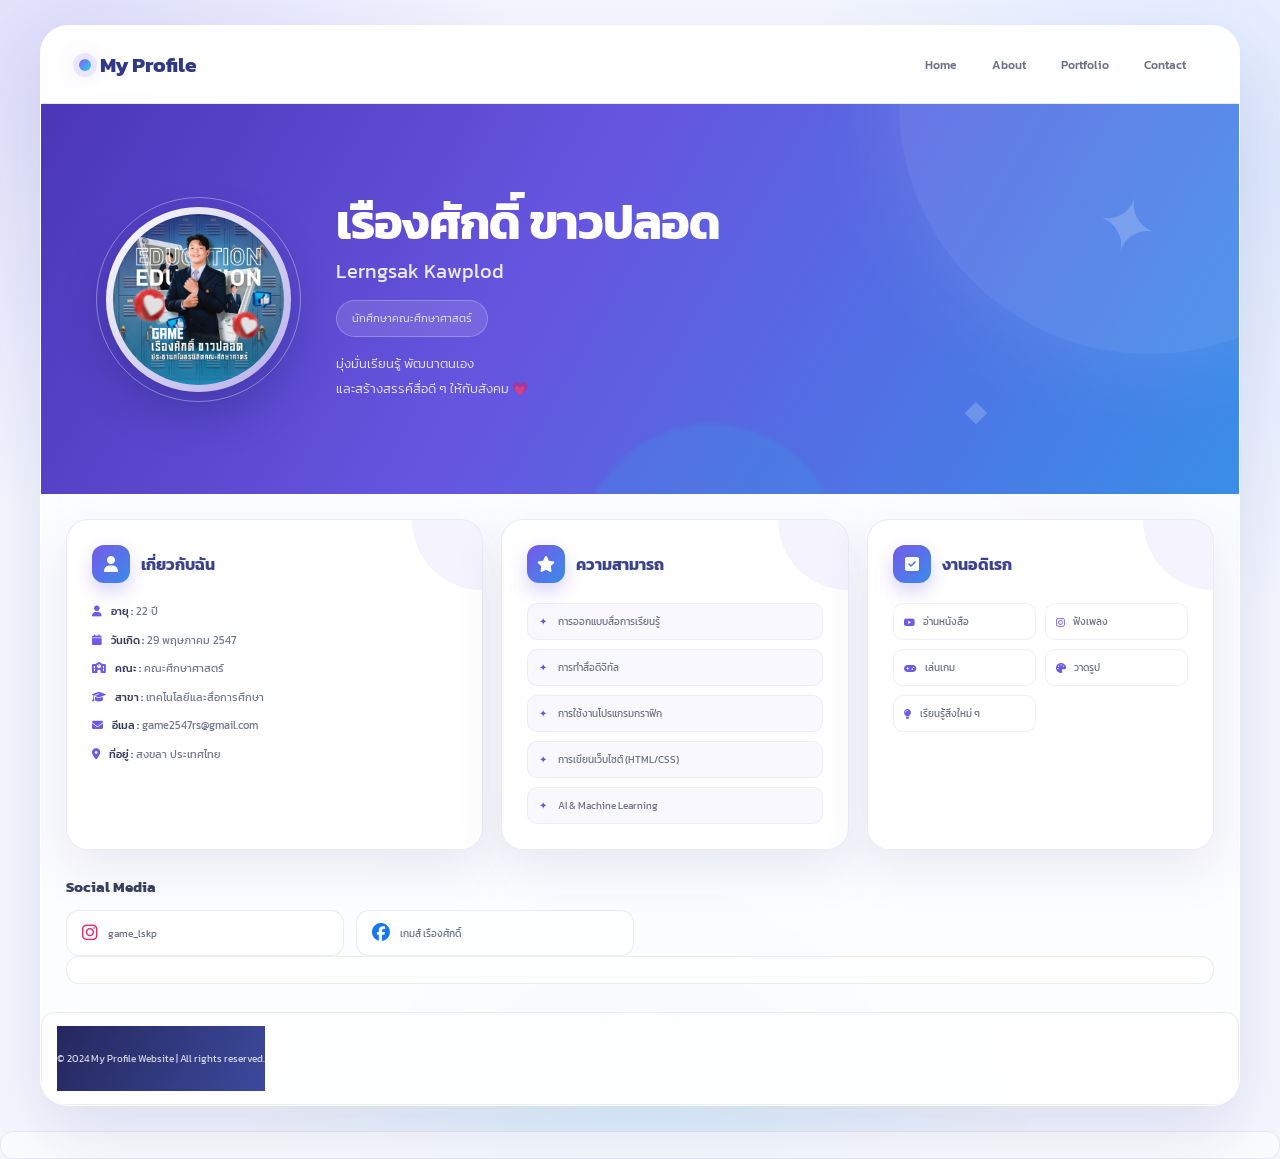
<file: Index.html>
<!DOCTYPE html>
<html lang="th">
<head>
    <meta charset="UTF-8">
    <meta name="viewport" content="width=device-width, initial-scale=1.0">
    <title>My Profile - Naphatsara Jaidee</title>

    <!-- Google Font -->
    <link rel="preconnect" href="https://fonts.googleapis.com">
    <link rel="preconnect" href="https://fonts.gstatic.com" crossorigin>
    <link href="https://fonts.googleapis.com/css2?family=Kanit:wght@300;400;500;600;700&display=swap" rel="stylesheet">

    <!-- Font Awesome -->
    <link rel="stylesheet"
          href="https://cdnjs.cloudflare.com/ajax/libs/font-awesome/6.5.2/css/all.min.css">

    <link rel="stylesheet" href="style.css">
</head>

<body>

    <div class="website">

        <!-- ================= HEADER ================= -->
        <header class="header">

            <div class="logo">
                My Profile
            </div>

<nav class="navbar">
    <a href="Index.html">Home</a>
    <a href="about.html">About</a>
    <a href="portfolio.html">Portfolio</a>
    <a href="contact.html">Contact</a>
</nav>

        </header>


        <!-- ================= PROFILE ================= -->
        <section class="profile" id="home">

            <div class="profile-image">
                <!-- เปลี่ยนชื่อไฟล์รูปตรงนี้ -->
                <img src="profile.jpg" alt="Profile">
            </div>

            <div class="profile-info">

                <h1>เรืองศักดิ์ ขาวปลอด</h1>

                <h2>Lerngsak Kawplod</h2>

                <p class="student">
                    นักศึกษาคณะศึกษาศาสตร์
                </p>

                <p>
                    มุ่งมั่นเรียนรู้ พัฒนาตนเอง<br>
                    และสร้างสรรค์สื่อดี ๆ ให้กับสังคม 💗
                </p>

            </div>

            <div class="decor decor-1">✦</div>
            <div class="decor decor-2">◆</div>

        </section>


        <!-- ================= INFORMATION CARDS ================= -->
        <section class="information" id="about">

            <!-- Card 1 -->
            <div class="info-card">

                <h3>
                    <i class="fa-solid fa-user"></i>
                    เกี่ยวกับฉัน
                </h3>

                <div class="info-list">

                    <div>
                        <i class="fa-solid fa-user"></i>
                        <span><b>อายุ :</b> 22 ปี</span>
                    </div>

                    <div>
                        <i class="fa-solid fa-calendar"></i>
                        <span><b>วันเกิด :</b> 29 พฤษภาคม 2547</span>
                    </div>

                    <div>
                        <i class="fa-solid fa-school"></i>
                        <span><b>คณะ :</b> คณะศึกษาศาสตร์</span>
                    </div>

                    <div>
                        <i class="fa-solid fa-graduation-cap"></i>
                        <span><b>สาขา :</b> เทคโนโลยีและสื่อการศึกษา</span>
                    </div>

                    <div>
                        <i class="fa-solid fa-envelope"></i>
                        <span><b>อีเมล :</b> game2547rs@gmail.com</span>
                    </div>

                    <div>
                        <i class="fa-solid fa-location-dot"></i>
                        <span><b>ที่อยู่ :</b> สงขลา ประเทศไทย</span>
                    </div>

                </div>

            </div>


            <!-- Card 2 -->
            <div class="info-card">

                <h3 class="yellow">
                    <i class="fa-solid fa-star"></i>
                    ความสามารถ
                </h3>

                <ul class="skill-list">

                    <li>
                        <span>การออกแบบสื่อการเรียนรู้</span>
                    </li>

                    <li>
                        <span>การทำสื่อดิจิทัล</span>
                    </li>

                    <li>
                        <span>การใช้งานโปรแกรมกราฟิก</span>
                    </li>

                    <li>
                        <span>การเขียนเว็บไซต์ (HTML/CSS)</span>
                    </li>

                    <li>
                        <span>AI & Machine Learning</span>
                    </li>

                </ul>

            </div>


            <!-- Card 3 -->
            <div class="info-card" id="hobbies">

                <h3 class="green">
                    <i class="fa-solid fa-square-check"></i>
                    งานอดิเรก
                </h3>

                <ul class="hobby-list">

                    <li>
                        <i class="fa-brands fa-youtube"></i>
                        อ่านหนังสือ
                    </li>

                    <li>
                        <i class="fa-brands fa-instagram"></i>
                        ฟังเพลง
                    </li>

                    <li>
                        <i class="fa-solid fa-gamepad"></i>
                        เล่นเกม
                    </li>

                    <li>
                        <i class="fa-solid fa-palette"></i>
                        วาดรูป
                    </li>

                    <li>
                        <i class="fa-solid fa-lightbulb"></i>
                        เรียนรู้สิ่งใหม่ ๆ
                    </li>

                </ul>

            </div>

        </section>


        <!-- ================= SOCIAL MEDIA ================= -->
        <section class="social" id="contact">

            <h3>Social Media</h3>

            <div class="social-list">

                <a href="#" class="social-item instagram">
                    <i class="fa-brands fa-instagram"></i>
                    <span>game_lskp</span>
                </a>

                <a href="#" class="social-item facebook">
                    <i class="fa-brands fa-facebook"></i>
                    <span>เกมส์ เรืองศักดิ์</span>


            </div>

        </section>


        <!-- ================= FOOTER ================= -->
        <footer class="footer">
            © 2024 My Profile Website | All rights reserved.
        </footer>

    </div>

</body>
</html>
</file>
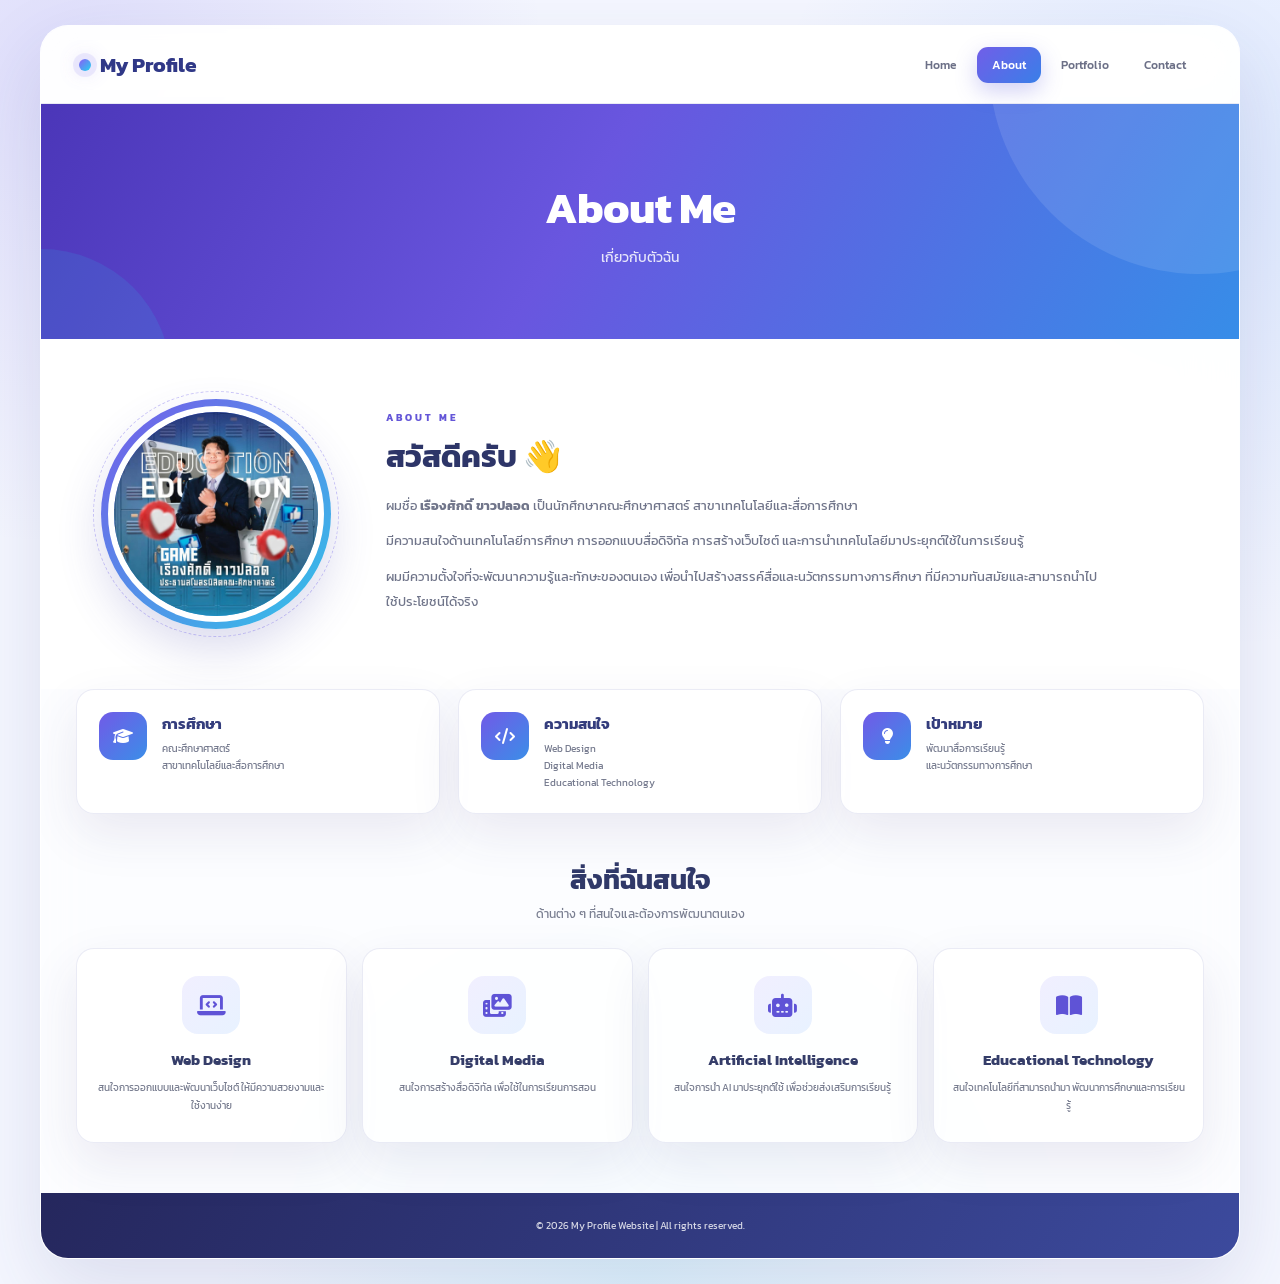
<file: about.html>
<!DOCTYPE html>
<html lang="th">

<head>
    <meta charset="UTF-8">
    <meta name="viewport" content="width=device-width, initial-scale=1.0">

    <title>About Me - เรืองศักดิ์ ขาวปลอด</title>

    <!-- Google Font -->
    <link rel="preconnect" href="https://fonts.googleapis.com">
    <link rel="preconnect" href="https://fonts.gstatic.com" crossorigin>

    <link href="https://fonts.googleapis.com/css2?family=Kanit:wght@300;400;500;600;700&display=swap"
          rel="stylesheet">

    <!-- Font Awesome -->
    <link rel="stylesheet"
          href="https://cdnjs.cloudflare.com/ajax/libs/font-awesome/6.5.2/css/all.min.css">

    <!-- CSS เดิม -->
    <link rel="stylesheet" href="style.css">
</head>

<body>

<div class="website">

    <!-- ================= HEADER ================= -->

    <header class="header">

        <div class="logo">
            My Profile
        </div>

        <nav class="navbar">
            <a href="Index.html">Home</a>
            <a href="about.html" class="active">About</a>
            <a href="portfolio.html">Portfolio</a>
            <a href="contact.html">Contact</a>
        </nav>

    </header>


    <!-- ================= ABOUT BANNER ================= -->

    <section class="about-banner">

        <div>
            <h1>About Me</h1>

            <p>
                เกี่ยวกับตัวฉัน
            </p>
        </div>

    </section>


    <!-- ================= ABOUT PROFILE ================= -->

    <section class="about-profile">

        <!-- รูปโปรไฟล์ -->

        <div class="about-photo">

            <img src="profile.jpg" alt="เรืองศักดิ์ ขาวปลอด">

        </div>


        <!-- ข้อมูล -->

        <div class="about-description">

            <span class="about-label">
                ABOUT ME
            </span>

            <h2>
                สวัสดีครับ 👋
            </h2>

            <p>
                ผมชื่อ <strong>เรืองศักดิ์ ขาวปลอด</strong>
                เป็นนักศึกษาคณะศึกษาศาสตร์
                สาขาเทคโนโลยีและสื่อการศึกษา
            </p>

            <p>
                มีความสนใจด้านเทคโนโลยีการศึกษา
                การออกแบบสื่อดิจิทัล การสร้างเว็บไซต์
                และการนำเทคโนโลยีมาประยุกต์ใช้ในการเรียนรู้
            </p>

            <p>
                ผมมีความตั้งใจที่จะพัฒนาความรู้และทักษะของตนเอง
                เพื่อนำไปสร้างสรรค์สื่อและนวัตกรรมทางการศึกษา
                ที่มีความทันสมัยและสามารถนำไปใช้ประโยชน์ได้จริง
            </p>

        </div>

    </section>


    <!-- ================= INFORMATION ================= -->

    <section class="about-information">

        <div class="about-box">

            <div class="about-icon">
                <i class="fa-solid fa-graduation-cap"></i>
            </div>

            <div>
                <h3>การศึกษา</h3>

                <p>
                    คณะศึกษาศาสตร์<br>
                    สาขาเทคโนโลยีและสื่อการศึกษา
                </p>
            </div>

        </div>


        <div class="about-box">

            <div class="about-icon">
                <i class="fa-solid fa-code"></i>
            </div>

            <div>
                <h3>ความสนใจ</h3>

                <p>
                    Web Design<br>
                    Digital Media<br>
                    Educational Technology
                </p>
            </div>

        </div>


        <div class="about-box">

            <div class="about-icon">
                <i class="fa-solid fa-lightbulb"></i>
            </div>

            <div>
                <h3>เป้าหมาย</h3>

                <p>
                    พัฒนาสื่อการเรียนรู้<br>
                    และนวัตกรรมทางการศึกษา
                </p>
            </div>

        </div>

    </section>


    <!-- ================= MY INTEREST ================= -->

    <section class="interest-section">

        <h2>
            สิ่งที่ฉันสนใจ
        </h2>

        <p class="section-description">
            ด้านต่าง ๆ ที่สนใจและต้องการพัฒนาตนเอง
        </p>


        <div class="interest-grid">

            <div class="interest-card">

                <i class="fa-solid fa-laptop-code"></i>

                <h3>
                    Web Design
                </h3>

                <p>
                    สนใจการออกแบบและพัฒนาเว็บไซต์
                    ให้มีความสวยงามและใช้งานง่าย
                </p>

            </div>


            <div class="interest-card">

                <i class="fa-solid fa-photo-film"></i>

                <h3>
                    Digital Media
                </h3>

                <p>
                    สนใจการสร้างสื่อดิจิทัล
                    เพื่อใช้ในการเรียนการสอน
                </p>

            </div>


            <div class="interest-card">

                <i class="fa-solid fa-robot"></i>

                <h3>
                    Artificial Intelligence
                </h3>

                <p>
                    สนใจการนำ AI มาประยุกต์ใช้
                    เพื่อช่วยส่งเสริมการเรียนรู้
                </p>

            </div>


            <div class="interest-card">

                <i class="fa-solid fa-book-open"></i>

                <h3>
                    Educational Technology
                </h3>

                <p>
                    สนใจเทคโนโลยีที่สามารถนำมา
                    พัฒนาการศึกษาและการเรียนรู้
                </p>

            </div>

        </div>

    </section>


    <!-- ================= FOOTER ================= -->

    <footer class="footer">

        © 2026 My Profile Website | All rights reserved.

    </footer>

</div>

</body>
</html>
</file>
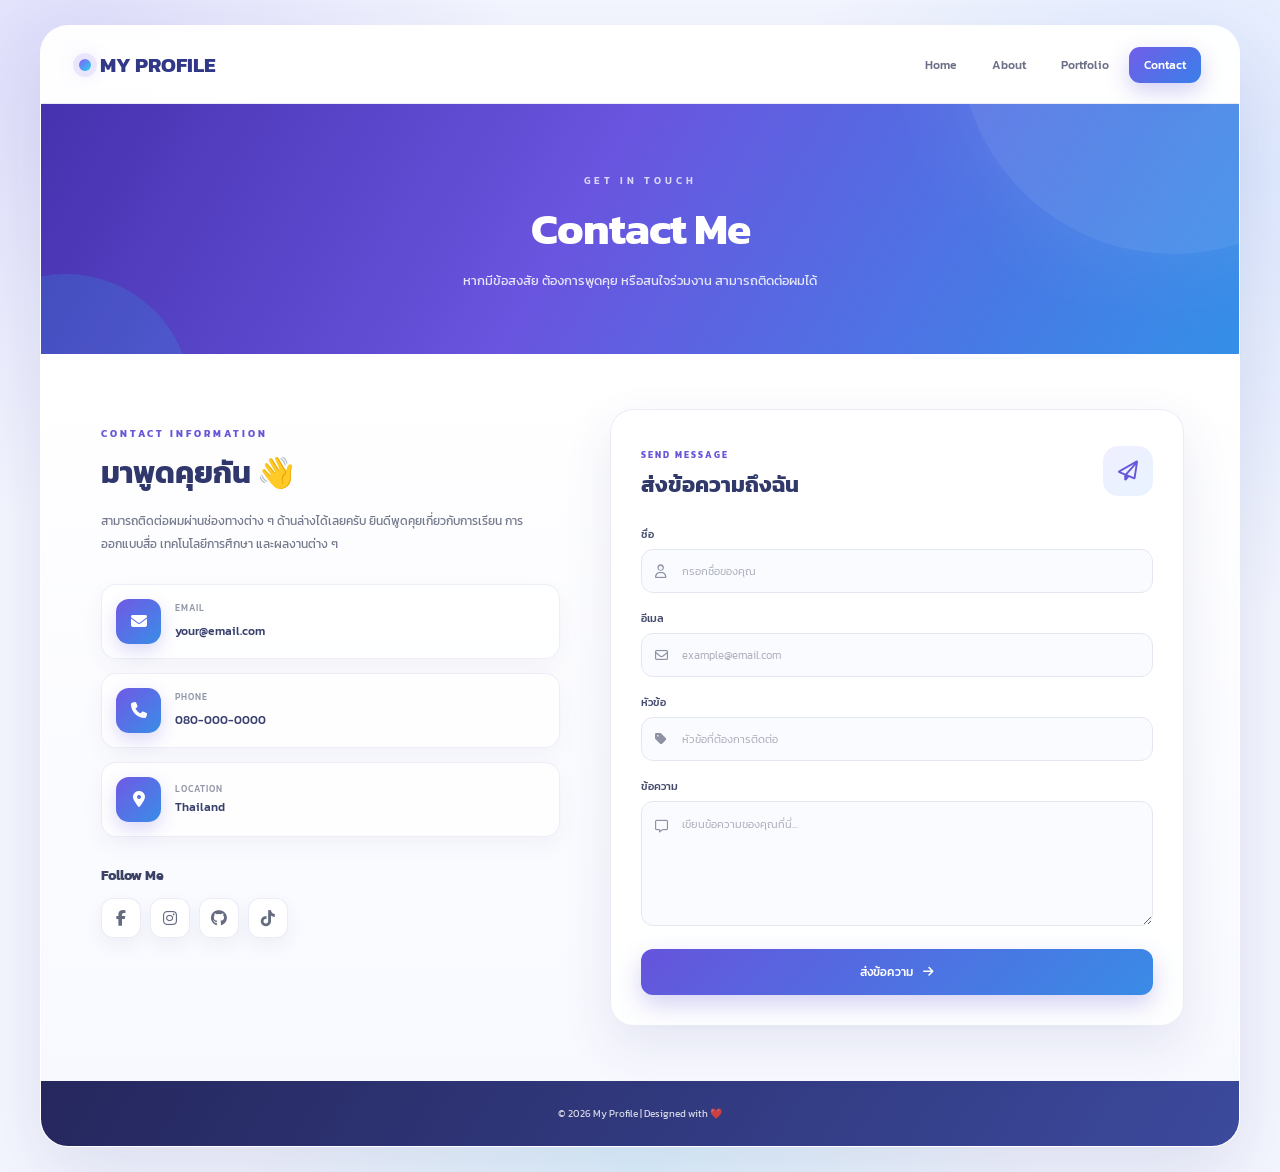
<file: contact.html>
<!DOCTYPE html>
<html lang="th">

<head>
    <meta charset="UTF-8">

    <meta name="viewport"
          content="width=device-width, initial-scale=1.0">

    <title>Contact | My Profile</title>

    <!-- Google Font -->
    <link rel="preconnect"
          href="https://fonts.googleapis.com">

    <link rel="preconnect"
          href="https://fonts.gstatic.com"
          crossorigin>

    <link href="https://fonts.googleapis.com/css2?family=Kanit:wght@300;400;500;600;700&display=swap"
          rel="stylesheet">

    <!-- Font Awesome -->
    <link rel="stylesheet"
          href="https://cdnjs.cloudflare.com/ajax/libs/font-awesome/6.5.2/css/all.min.css">

    <!-- CSS หลัก -->
    <link rel="stylesheet"
          href="style.css">
</head>


<body>

<div class="website">


    <!-- ================= HEADER ================= -->

    <header class="header">

        <div class="logo">
            MY PROFILE
        </div>


        <nav class="navbar">

            <a href="Index.html">
                Home
            </a>

            <a href="about.html">
                About
            </a>

            <a href="portfolio.html">
                Portfolio
            </a>

            <a href="contact.html"
               class="active">
                Contact
            </a>

        </nav>

    </header>



    <!-- ================= CONTACT BANNER ================= -->

    <section class="contact-banner">

        <div class="contact-banner-content">

            <span>
                GET IN TOUCH
            </span>

            <h1>
                Contact Me
            </h1>

            <p>
                หากมีข้อสงสัย ต้องการพูดคุย
                หรือสนใจร่วมงาน สามารถติดต่อผมได้
            </p>

        </div>

    </section>



    <!-- ================= CONTACT CONTENT ================= -->

    <section class="contact-section">


        <!-- LEFT -->

        <div class="contact-info">


            <span class="contact-label">
                CONTACT INFORMATION
            </span>


            <h2>
                มาพูดคุยกัน 👋
            </h2>


            <p class="contact-description">

                สามารถติดต่อผมผ่านช่องทางต่าง ๆ
                ด้านล่างได้เลยครับ
                ยินดีพูดคุยเกี่ยวกับการเรียน
                การออกแบบสื่อ
                เทคโนโลยีการศึกษา
                และผลงานต่าง ๆ

            </p>



            <!-- Email -->

            <div class="contact-item">

                <div class="contact-icon">
                    <i class="fa-solid fa-envelope"></i>
                </div>

                <div>

                    <span>
                        Email
                    </span>

                    <a href="mailto:your@email.com">
                        your@email.com
                    </a>

                </div>

            </div>



            <!-- Phone -->

            <div class="contact-item">

                <div class="contact-icon">
                    <i class="fa-solid fa-phone"></i>
                </div>

                <div>

                    <span>
                        Phone
                    </span>

                    <a href="tel:0800000000">
                        080-000-0000
                    </a>

                </div>

            </div>



            <!-- Location -->

            <div class="contact-item">

                <div class="contact-icon">
                    <i class="fa-solid fa-location-dot"></i>
                </div>

                <div>

                    <span>
                        Location
                    </span>

                    <p>
                        Thailand
                    </p>

                </div>

            </div>



            <!-- Social -->

            <div class="contact-social">

                <h3>
                    Follow Me
                </h3>


                <div class="contact-social-list">

                    <a href="#"
                       aria-label="Facebook">

                        <i class="fa-brands fa-facebook-f"></i>

                    </a>


                    <a href="#"
                       aria-label="Instagram">

                        <i class="fa-brands fa-instagram"></i>

                    </a>


                    <a href="#"
                       aria-label="Github">

                        <i class="fa-brands fa-github"></i>

                    </a>


                    <a href="#"
                       aria-label="TikTok">

                        <i class="fa-brands fa-tiktok"></i>

                    </a>

                </div>

            </div>

        </div>



        <!-- RIGHT -->

        <div class="contact-form-card">

            <div class="form-header">

                <div>

                    <span>
                        SEND MESSAGE
                    </span>

                    <h2>
                        ส่งข้อความถึงฉัน
                    </h2>

                </div>

                <div class="form-icon">

                    <i class="fa-regular fa-paper-plane"></i>

                </div>

            </div>



            <form>


                <!-- Name -->

                <div class="form-group">

                    <label for="name">
                        ชื่อ
                    </label>

                    <div class="input-box">

                        <i class="fa-regular fa-user"></i>

                        <input
                            type="text"
                            id="name"
                            placeholder="กรอกชื่อของคุณ"
                            required>

                    </div>

                </div>



                <!-- Email -->

                <div class="form-group">

                    <label for="email">
                        อีเมล
                    </label>

                    <div class="input-box">

                        <i class="fa-regular fa-envelope"></i>

                        <input
                            type="email"
                            id="email"
                            placeholder="example@email.com"
                            required>

                    </div>

                </div>



                <!-- Subject -->

                <div class="form-group">

                    <label for="subject">
                        หัวข้อ
                    </label>

                    <div class="input-box">

                        <i class="fa-solid fa-tag"></i>

                        <input
                            type="text"
                            id="subject"
                            placeholder="หัวข้อที่ต้องการติดต่อ">

                    </div>

                </div>



                <!-- Message -->

                <div class="form-group">

                    <label for="message">
                        ข้อความ
                    </label>

                    <div class="textarea-box">

                        <i class="fa-regular fa-message"></i>

                        <textarea
                            id="message"
                            rows="5"
                            placeholder="เขียนข้อความของคุณที่นี่..."
                            required></textarea>

                    </div>

                </div>



                <!-- Button -->

                <button
                    type="submit"
                    class="contact-submit">

                    <span>
                        ส่งข้อความ
                    </span>

                    <i class="fa-solid fa-arrow-right"></i>

                </button>


            </form>

        </div>

    </section>



    <!-- ================= FOOTER ================= -->

    <footer class="footer">

        <p>
            © 2026 My Profile | Designed with ❤️
        </p>

    </footer>


</div>

</body>

</html>
</file>
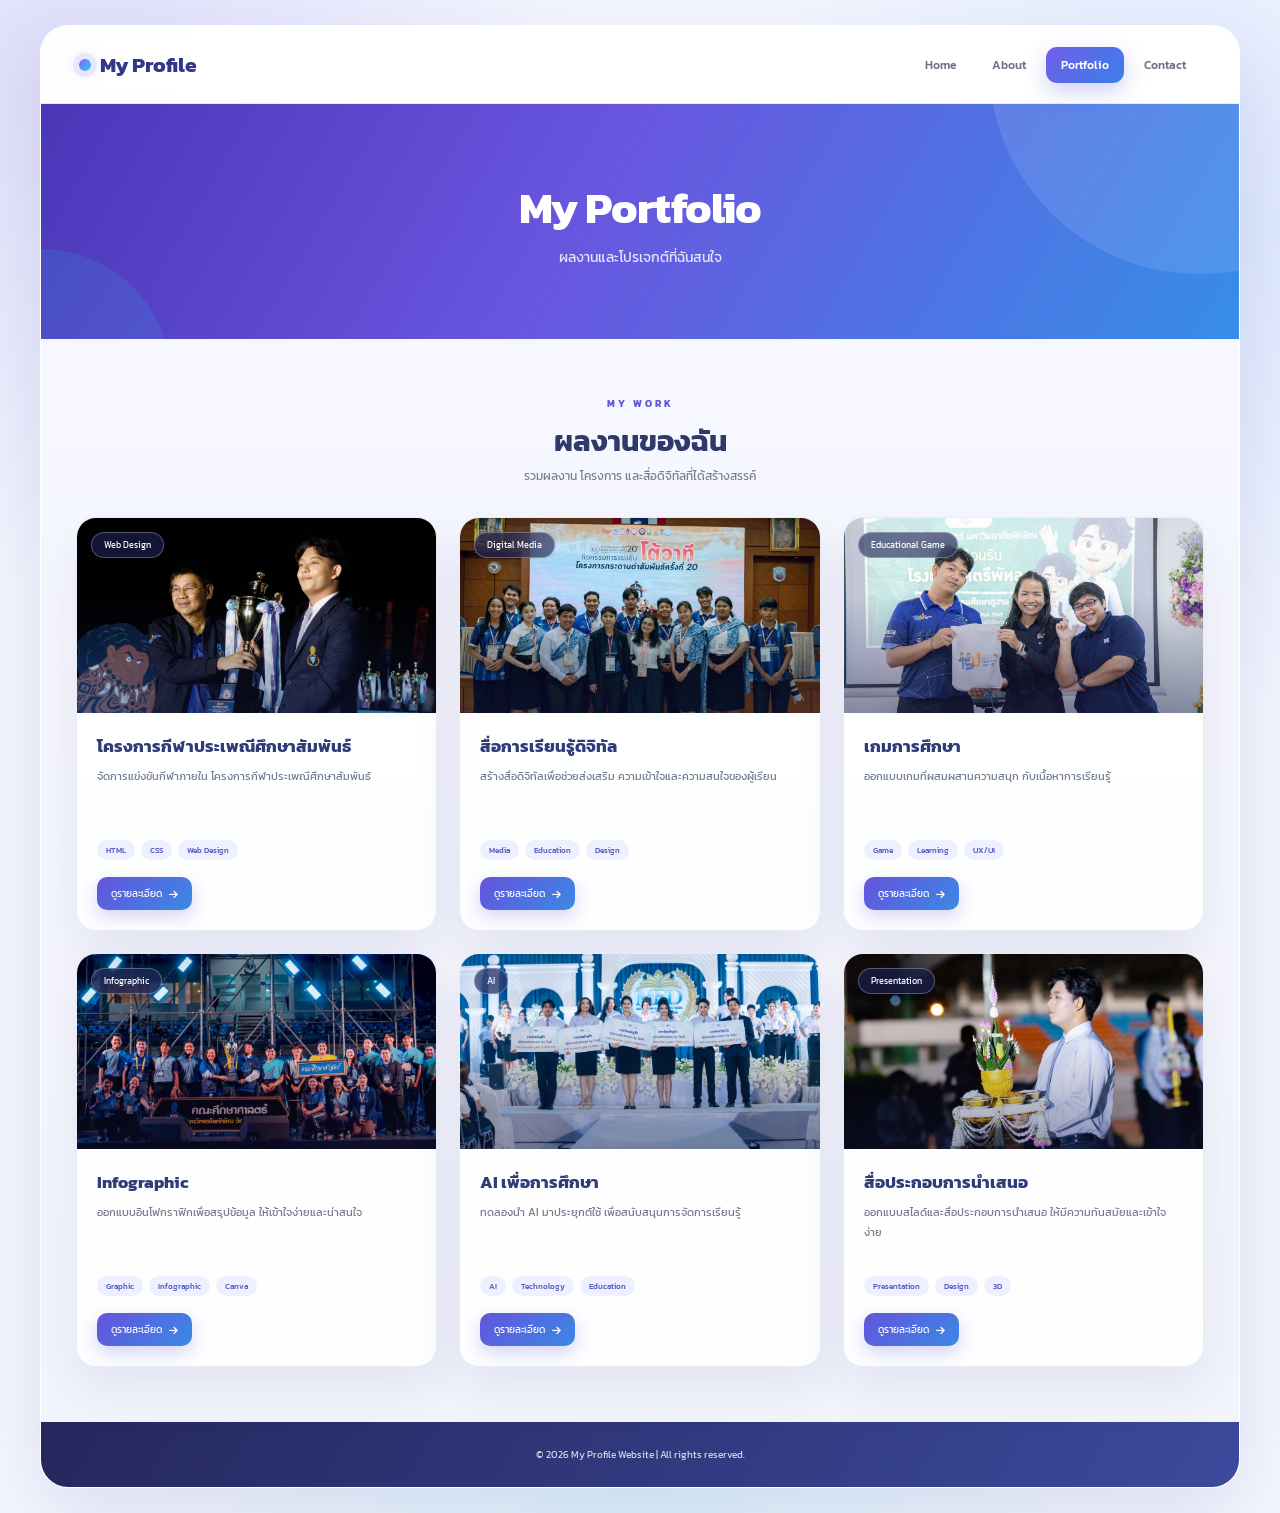
<file: portfolio.html>
<!DOCTYPE html>
<html lang="th">

<head>
    <meta charset="UTF-8">
    <meta name="viewport" content="width=device-width, initial-scale=1.0">

    <title>Portfolio - เรืองศักดิ์ ขาวปลอด</title>

    <!-- Google Font -->
    <link rel="preconnect" href="https://fonts.googleapis.com">
    <link rel="preconnect" href="https://fonts.gstatic.com" crossorigin>

    <link href="https://fonts.googleapis.com/css2?family=Kanit:wght@300;400;500;600;700&display=swap"
          rel="stylesheet">

    <!-- Font Awesome -->
    <link rel="stylesheet"
          href="https://cdnjs.cloudflare.com/ajax/libs/font-awesome/6.5.2/css/all.min.css">

    <!-- CSS -->
    <link rel="stylesheet" href="style.css">
</head>

<body>

<div class="website">

    <!-- ================= HEADER ================= -->

    <header class="header">

        <div class="logo">
            My Profile
        </div>

        <nav class="navbar">
            <a href="Index.html">Home</a>
            <a href="about.html">About</a>
            <a href="portfolio.html" class="active">Portfolio</a>
            <a href="contact.html">Contact</a>
        </nav>

    </header>


    <!-- ================= PORTFOLIO BANNER ================= -->

    <section class="portfolio-banner">

        <h1> My Portfolio</h1>

        <p>
              ผลงานและโปรเจกต์ที่ฉันสนใจ
        </p>

    </section>


    <!-- ================= PORTFOLIO ================= -->

    <section class="portfolio-section">

        <div class="portfolio-heading">

            <span>MY WORK</span>

            <h2>
                ผลงานของฉัน
            </h2>

            <p>
                รวมผลงาน โครงการ และสื่อดิจิทัลที่ได้สร้างสรรค์
            </p>

        </div>


        <!-- ================= PROJECT GRID ================= -->

        <div class="portfolio-grid">


            <!-- PROJECT 1 -->

            <div class="portfolio-card">

                <div class="portfolio-image">

                    <img src="project1.jpg"
                         alt="โครงการกีฬาประเพณีศึกษาสัมพันธ์">

                    <div class="portfolio-category">
                        Web Design
                    </div>

                </div>

                <div class="portfolio-content">

                    <h3>
                        โครงการกีฬาประเพณีศึกษาสัมพันธ์
                    </h3>

                    <p>
                        จัดการแข่งขันกีฬาภายใน  โครงการกีฬาประเพณีศึกษาสัมพันธ์
                    </p>

                    <div class="portfolio-tags">

                        <span>HTML</span>
                        <span>CSS</span>
                        <span>Web Design</span>

                    </div>

                    <a href="#" class="portfolio-button">
                        ดูรายละเอียด
                        <i class="fa-solid fa-arrow-right"></i>
                    </a>

                </div>

            </div>


            <!-- PROJECT 2 -->

            <div class="portfolio-card">

                <div class="portfolio-image">

                    <img src="project2.jpg"
                         alt="สื่อการเรียนรู้">

                    <div class="portfolio-category">
                        Digital Media
                    </div>

                </div>

                <div class="portfolio-content">

                    <h3>
                        สื่อการเรียนรู้ดิจิทัล
                    </h3>

                    <p>
                        สร้างสื่อดิจิทัลเพื่อช่วยส่งเสริม
                        ความเข้าใจและความสนใจของผู้เรียน
                    </p>

                    <div class="portfolio-tags">

                        <span>Media</span>
                        <span>Education</span>
                        <span>Design</span>

                    </div>

                    <a href="#" class="portfolio-button">
                        ดูรายละเอียด
                        <i class="fa-solid fa-arrow-right"></i>
                    </a>

                </div>

            </div>


            <!-- PROJECT 3 -->

            <div class="portfolio-card">

                <div class="portfolio-image">

                    <img src="project3.jpg"
                         alt="เกมการศึกษา">

                    <div class="portfolio-category">
                        Educational Game
                    </div>

                </div>

                <div class="portfolio-content">

                    <h3>
                        เกมการศึกษา
                    </h3>

                    <p>
                        ออกแบบเกมที่ผสมผสานความสนุก
                        กับเนื้อหาการเรียนรู้
                    </p>

                    <div class="portfolio-tags">

                        <span>Game</span>
                        <span>Learning</span>
                        <span>UX/UI</span>

                    </div>

                    <a href="#" class="portfolio-button">
                        ดูรายละเอียด
                        <i class="fa-solid fa-arrow-right"></i>
                    </a>

                </div>

            </div>


            <!-- PROJECT 4 -->

            <div class="portfolio-card">

                <div class="portfolio-image">

                    <img src="project4.jpg"
                         alt="Infographic">

                    <div class="portfolio-category">
                        Infographic
                    </div>

                </div>

                <div class="portfolio-content">

                    <h3>
                        Infographic
                    </h3>

                    <p>
                        ออกแบบอินโฟกราฟิกเพื่อสรุปข้อมูล
                        ให้เข้าใจง่ายและน่าสนใจ
                    </p>

                    <div class="portfolio-tags">

                        <span>Graphic</span>
                        <span>Infographic</span>
                        <span>Canva</span>

                    </div>

                    <a href="#" class="portfolio-button">
                        ดูรายละเอียด
                        <i class="fa-solid fa-arrow-right"></i>
                    </a>

                </div>

            </div>


            <!-- PROJECT 5 -->

            <div class="portfolio-card">

                <div class="portfolio-image">

                    <img src="project5.jpg"
                         alt="AI Education">

                    <div class="portfolio-category">
                        AI
                    </div>

                </div>

                <div class="portfolio-content">

                    <h3>
                        AI เพื่อการศึกษา
                    </h3>

                    <p>
                        ทดลองนำ AI มาประยุกต์ใช้
                        เพื่อสนับสนุนการจัดการเรียนรู้
                    </p>

                    <div class="portfolio-tags">

                        <span>AI</span>
                        <span>Technology</span>
                        <span>Education</span>

                    </div>

                    <a href="#" class="portfolio-button">
                        ดูรายละเอียด
                        <i class="fa-solid fa-arrow-right"></i>
                    </a>

                </div>

            </div>


            <!-- PROJECT 6 -->

            <div class="portfolio-card">

                <div class="portfolio-image">

                    <img src="project6.jpg"
                         alt="Presentation">

                    <div class="portfolio-category">
                        Presentation
                    </div>

                </div>

                <div class="portfolio-content">

                    <h3>
                        สื่อประกอบการนำเสนอ
                    </h3>

                    <p>
                        ออกแบบสไลด์และสื่อประกอบการนำเสนอ
                        ให้มีความทันสมัยและเข้าใจง่าย
                    </p>

                    <div class="portfolio-tags">

                        <span>Presentation</span>
                        <span>Design</span>
                        <span>3D</span>

                    </div>

                    <a href="#" class="portfolio-button">
                        ดูรายละเอียด
                        <i class="fa-solid fa-arrow-right"></i>
                    </a>

                </div>

            </div>

        </div>

    </section>


    <!-- ================= FOOTER ================= -->

    <footer class="footer">

        © 2026 My Profile Website | All rights reserved.

    </footer>

</div>

</body>
</html>
</file>
<file: style.css>
/* =========================================================
   MY PROFILE
   PREMIUM EDUCATION TECHNOLOGY PORTFOLIO
========================================================= */


/* =========================================================
   01 — GLOBAL
========================================================= */

@import url('https://fonts.googleapis.com/css2?family=Kanit:wght@300;400;500;600;700&display=swap');

:root {
    --primary: #6c5ce7;
    --primary-dark: #4838b8;
    --secondary: #3b82f6;
    --cyan: #22d3ee;

    --text: #20243a;
    --text-light: #737891;

    --white: #ffffff;
    --bg: #f5f7ff;
    --card: rgba(255, 255, 255, 0.82);

    --border: rgba(105, 112, 180, 0.14);

    --shadow:
        0 20px 50px rgba(54, 59, 125, 0.10);

    --radius: 22px;
}


* {
    margin: 0;
    padding: 0;
    box-sizing: border-box;
}


html {
    scroll-behavior: smooth;
}


body {
    font-family: "Kanit", sans-serif;

    color: var(--text);

    min-height: 100vh;

    background:

        radial-gradient(
            circle at 5% 5%,
            rgba(108, 92, 231, 0.16),
            transparent 28%
        ),

        radial-gradient(
            circle at 95% 15%,
            rgba(59, 130, 246, 0.13),
            transparent 28%
        ),

        radial-gradient(
            circle at 50% 100%,
            rgba(34, 211, 238, 0.10),
            transparent 30%
        ),

        #f5f7ff;
}


/* =========================================================
   02 — MAIN WEBSITE
========================================================= */

.website {

    width: min(1200px, calc(100% - 40px));

    margin: 25px auto;

    overflow: hidden;

    border-radius: 28px;

    background:
        rgba(255, 255, 255, 0.72);

    border:
        1px solid rgba(255, 255, 255, 0.85);

    box-shadow:

        0 30px 80px
        rgba(49, 57, 125, 0.13);

    backdrop-filter: blur(25px);
}


/* =========================================================
   03 — HEADER
========================================================= */

.header {

    position: sticky;

    top: 0;

    z-index: 1000;

    min-height: 78px;

    display: flex;

    align-items: center;

    justify-content: space-between;

    padding: 0 38px;

    background:
        rgba(255,255,255,0.78);

    border-bottom:
        1px solid var(--border);

    backdrop-filter:
        blur(25px);
}


/* Logo */

.logo {

    display: flex;

    align-items: center;

    gap: 9px;

    color: #303887;

    font-size: 21px;

    font-weight: 700;
}


.logo::before {

    content: "";

    width: 12px;

    height: 12px;

    border-radius: 50%;

    background:
        linear-gradient(
            135deg,
            #8b5cf6,
            #22d3ee
        );

    box-shadow:

        0 0 0 6px
        rgba(108,92,231,0.10),

        0 0 20px
        rgba(108,92,231,0.45);
}


/* Navigation */

.navbar {

    display: flex;

    align-items: center;

    gap: 5px;
}


.navbar a {

    position: relative;

    padding: 9px 15px;

    border-radius: 11px;

    color: #6c7087;

    text-decoration: none;

    font-size: 12px;

    font-weight: 500;

    transition:
        0.25s ease;
}


.navbar a:hover {

    color: var(--primary);

    background:
        rgba(108,92,231,0.08);

    transform:
        translateY(-2px);
}


.navbar a.active {

    color: white;

    background:

        linear-gradient(
            135deg,
            #715ee8,
            #397fe8
        );

    box-shadow:

        0 8px 22px
        rgba(90,85,220,0.28);
}


/* =========================================================
   04 — HOME HERO
========================================================= */

.profile {

    position: relative;

    min-height: 390px;

    display: flex;

    align-items: center;

    padding: 65px;

    overflow: hidden;

    color: white;

    background:

        linear-gradient(
            120deg,
            #4b36b8 0%,
            #6655df 42%,
            #398ee9 100%
        );
}


/* Glow */

.profile::before {

    content: "";

    position: absolute;

    width: 500px;

    height: 500px;

    right: -160px;

    top: -250px;

    border-radius: 50%;

    background:

        rgba(255,255,255,0.10);

    box-shadow:

        0 0 100px
        rgba(255,255,255,0.12);
}


.profile::after {

    content: "";

    position: absolute;

    width: 260px;

    height: 260px;

    left: 45%;

    bottom: -190px;

    border-radius: 50%;

    background:

        rgba(34,211,238,0.12);

    filter: blur(2px);
}


/* =========================================================
   HERO DECORATION
========================================================= */

.decor {

    position: absolute;

    z-index: 1;

    color:
        rgba(255,255,255,0.20);

    pointer-events: none;

    animation:
        floating 5s ease-in-out infinite;
}


.decor-1 {

    right: 80px;

    top: 65px;

    font-size: 75px;

    transform: rotate(15deg);
}


.decor-2 {

    right: 250px;

    bottom: 50px;

    font-size: 42px;

    animation-delay: 1s;
}


@keyframes floating {

    0%,
    100% {
        transform:
            translateY(0)
            rotate(10deg);
    }

    50% {
        transform:
            translateY(-12px)
            rotate(15deg);
    }
}


/* =========================================================
   PROFILE IMAGE
========================================================= */

.profile-image {

    position: relative;

    z-index: 3;

    width: 185px;

    height: 185px;

    flex-shrink: 0;

    padding: 7px;

    border-radius: 50%;

    background:

        linear-gradient(
            135deg,
            #ffffff,
            rgba(255,255,255,0.55)
        );

    box-shadow:

        0 20px 45px
        rgba(20,25,90,0.30);
}


.profile-image::before {

    content: "";

    position: absolute;

    inset: -10px;

    border-radius: 50%;

    border:
        1px solid
        rgba(255,255,255,0.35);

    animation:
        pulse 3s infinite;
}


@keyframes pulse {

    0% {
        transform: scale(0.96);

        opacity: 0.5;
    }

    50% {
        transform: scale(1.04);

        opacity: 1;
    }

    100% {
        transform: scale(0.96);

        opacity: 0.5;
    }
}


.profile-image img {

    width: 100%;

    height: 100%;

    display: block;

    object-fit: cover;

    border-radius: 50%;
}


/* =========================================================
   HERO TEXT
========================================================= */

.profile-info {

    position: relative;

    z-index: 5;

    margin-left: 45px;
}


.profile-info h1 {

    margin-bottom: 7px;

    font-size:
        clamp(32px, 5vw, 48px);

    font-weight: 700;

    line-height: 1.1;

    letter-spacing: -1px;
}


.profile-info h2 {

    margin-bottom: 14px;

    color:
        rgba(255,255,255,0.88);

    font-size: 20px;

    font-weight: 400;
}


.profile-info .student {

    display: inline-block;

    margin-bottom: 15px;

    padding: 7px 15px;

    border:
        1px solid
        rgba(255,255,255,0.24);

    border-radius: 30px;

    background:
        rgba(255,255,255,0.12);

    backdrop-filter:
        blur(10px);

    font-size: 11px;
}


.profile-info p {

    max-width: 580px;

    color:
        rgba(255,255,255,0.86);

    font-size: 13px;

    font-weight: 300;

    line-height: 1.9;
}


/* =========================================================
   05 — INFORMATION CARDS
========================================================= */

.information {

    display: grid;

    grid-template-columns:
        1.2fr 1fr 1fr;

    gap: 18px;

    padding: 25px;
}


.info-card {

    position: relative;

    min-height: 245px;

    padding: 25px;

    overflow: hidden;

    border:
        1px solid var(--border);

    border-radius:
        var(--radius);

    background:
        var(--card);

    box-shadow:
        var(--shadow);

    backdrop-filter:
        blur(18px);

    transition:
        0.35s ease;
}


.info-card::before {

    content: "";

    position: absolute;

    width: 140px;

    height: 140px;

    right: -70px;

    top: -70px;

    border-radius: 50%;

    background:
        rgba(108,92,231,0.07);
}


.info-card:hover {

    transform:
        translateY(-8px);

    box-shadow:

        0 25px 55px
        rgba(55,65,140,0.14);
}


/* Card heading */

.info-card h3 {

    display: flex;

    align-items: center;

    gap: 11px;

    margin-bottom: 20px;

    color:
        #3b438f;

    font-size: 16px;
}


.info-card h3 i {

    width: 38px;

    height: 38px;

    display: flex;

    align-items: center;

    justify-content: center;

    border-radius: 12px;

    color: white;

    background:

        linear-gradient(
            135deg,
            #7659e9,
            #398ce8
        );

    box-shadow:

        0 8px 18px
        rgba(100,85,220,0.25);
}


/* =========================================================
   INFO LIST
========================================================= */

.info-list {

    display: flex;

    flex-direction: column;

    gap: 11px;
}


.info-list div {

    display: flex;

    align-items: flex-start;

    gap: 9px;

    color:
        var(--text-light);

    font-size: 11px;

    line-height: 1.6;
}


.info-list i {

    margin-top: 3px;

    color:
        var(--primary);
}


.info-list b {

    color:
        #343a5c;

    font-weight: 500;
}


/* =========================================================
   SKILLS
========================================================= */

.skill-list {

    list-style: none;

    display: flex;

    flex-direction: column;

    gap: 9px;
}


.skill-list li {

    position: relative;

    padding: 10px 12px 10px 30px;

    border-radius: 10px;

    color:
        #6c7085;

    background:
        rgba(108,92,231,0.045);

    border:
        1px solid
        rgba(108,92,231,0.08);

    font-size: 10px;
}


.skill-list li::before {

    content: "✦";

    position: absolute;

    left: 11px;

    color:
        #6958dd;
}


/* =========================================================
   HOBBIES
========================================================= */

.hobby-list {

    list-style: none;

    display: grid;

    grid-template-columns:
        1fr 1fr;

    gap: 9px;
}


.hobby-list li {

    display: flex;

    align-items: center;

    gap: 8px;

    padding: 10px;

    border:
        1px solid
        rgba(90,95,150,0.09);

    border-radius: 10px;

    color:
        #686d80;

    background:
        rgba(255,255,255,0.65);

    font-size: 10px;

    transition:
        0.25s;
}


.hobby-list li:hover {

    color:
        #5148bc;

    background:
        #f1efff;

    transform:
        translateY(-3px);
}


.hobby-list i {

    color:
        #6c5ce7;
}


/* =========================================================
   06 — SOCIAL
========================================================= */

.social {

    padding:
        0 25px 28px;
}


.social h3 {

    margin-bottom: 12px;

    color:
        #3b405f;

    font-size: 15px;
}


.social-list {

    display: grid;

    grid-template-columns:
        repeat(4,1fr);

    gap: 12px;
}


.social-item {

    display: flex;

    align-items: center;

    gap: 10px;

    padding: 13px 15px;

    border:
        1px solid
        var(--border);

    border-radius: 13px;

    color:
        #686d80;

    background:
        rgba(255,255,255,0.72);

    text-decoration: none;

    font-size: 10px;

    transition:
        0.3s;
}


.social-item:hover {

    transform:
        translateY(-5px);

    box-shadow:
        0 12px 25px
        rgba(50,60,120,0.10);
}


.social-item i {

    font-size: 18px;
}


.instagram i {
    color: #e1306c;
}

.facebook i {
    color: #1877f2;
}

.twitter i {
    color: #1da1f2;
}

.github i {
    color: #24292f;
}


/* =========================================================
   07 — ABOUT BANNER
========================================================= */

.about-banner,
.portfolio-banner {

    position: relative;

    min-height: 235px;

    display: flex;

    flex-direction: column;

    align-items: center;

    justify-content: center;

    overflow: hidden;

    text-align: center;

    color: white;

    background:

        linear-gradient(
            120deg,
            #4b36b8,
            #6956df 45%,
            #378de8
        );
}


.about-banner::before,
.portfolio-banner::before {

    content: "";

    position: absolute;

    width: 420px;

    height: 420px;

    right: -170px;

    top: -250px;

    border-radius: 50%;

    background:
        rgba(255,255,255,0.10);
}


.about-banner::after,
.portfolio-banner::after {

    content: "";

    position: absolute;

    width: 260px;

    height: 260px;

    left: -130px;

    bottom: -170px;

    border-radius: 50%;

    background:
        rgba(34,211,238,0.12);
}


.about-banner h1,
.portfolio-banner h1 {

    position: relative;

    z-index: 3;

    font-size: 44px;

    font-weight: 700;

    letter-spacing: -1px;
}


.about-banner p,
.portfolio-banner p {

    position: relative;

    z-index: 3;

    margin-top: 7px;

    color:
        rgba(255,255,255,0.85);

    font-size: 14px;
}


/* =========================================================
   08 — ABOUT PROFILE
========================================================= */

.about-profile {

    display: flex;

    align-items: center;

    gap: 55px;

    padding: 60px;

    background:
        rgba(255,255,255,0.88);
}


/* Photo */

.about-photo {

    position: relative;

    width: 230px;

    height: 230px;

    flex-shrink: 0;

    padding: 7px;

    border-radius: 50%;

    background:

        linear-gradient(
            135deg,
            #765be9,
            #31c4e8
        );

    box-shadow:

        0 20px 45px
        rgba(75,75,170,0.20);
}


.about-photo::before {

    content: "";

    position: absolute;

    inset: -8px;

    border-radius: 50%;

    border:
        1px dashed
        rgba(108,92,231,0.35);

    animation:
        rotate 15s linear infinite;
}


@keyframes rotate {

    to {
        transform:
            rotate(360deg);
    }
}


.about-photo img {

    width: 100%;

    height: 100%;

    object-fit: cover;

    border-radius: 50%;

    border:
        6px solid white;
}


/* Description */

.about-description {

    flex: 1;
}


.about-label {

    display: inline-block;

    margin-bottom: 8px;

    color:
        #6456d8;

    font-size: 10px;

    font-weight: 700;

    letter-spacing: 3px;
}


.about-description h2 {

    margin-bottom: 15px;

    color:
        #2d3568;

    font-size: 31px;
}


.about-description p {

    max-width: 720px;

    margin-bottom: 11px;

    color:
        #70758a;

    font-size: 13px;

    line-height: 1.9;
}


/* =========================================================
   09 — ABOUT INFORMATION
========================================================= */

.about-information {

    display: grid;

    grid-template-columns:
        repeat(3,1fr);

    gap: 18px;

    padding:
        0 35px 35px;
}


.about-box {

    display: flex;

    gap: 15px;

    padding: 22px;

    border:
        1px solid var(--border);

    border-radius: 18px;

    background:
        rgba(255,255,255,0.75);

    box-shadow:
        var(--shadow);

    transition:
        0.3s;
}


.about-box:hover {

    transform:
        translateY(-7px);

    box-shadow:

        0 20px 40px
        rgba(50,60,130,0.12);
}


.about-icon {

    width: 48px;

    height: 48px;

    flex-shrink: 0;

    display: flex;

    align-items: center;

    justify-content: center;

    border-radius: 14px;

    color: white;

    background:

        linear-gradient(
            135deg,
            #715ae7,
            #3b8ee8
        );
}


.about-box h3 {

    margin-bottom: 5px;

    color:
        #343d7d;

    font-size: 15px;
}


.about-box p {

    color:
        #74798d;

    font-size: 10px;

    line-height: 1.7;
}


/* =========================================================
   10 — INTEREST
========================================================= */

.interest-section {

    padding:
        10px 35px 50px;

    text-align: center;
}


.interest-section h2 {

    color:
        #303969;

    font-size: 27px;
}


.section-description {

    margin:
        5px 0 25px;

    color:
        #7a7f91;

    font-size: 12px;
}


.interest-grid {

    display: grid;

    grid-template-columns:
        repeat(4,1fr);

    gap: 15px;
}


.interest-card {

    position: relative;

    padding:
        27px 18px;

    overflow: hidden;

    border:
        1px solid var(--border);

    border-radius: 18px;

    background:
        rgba(255,255,255,0.75);

    box-shadow:
        var(--shadow);

    transition:
        0.35s;
}


.interest-card:hover {

    transform:
        translateY(-8px);

    box-shadow:

        0 22px 45px
        rgba(50,60,130,0.13);
}


.interest-card > i {

    width: 58px;

    height: 58px;

    display: inline-flex;

    align-items: center;

    justify-content: center;

    margin-bottom: 14px;

    border-radius: 16px;

    color:
        #5f53d6;

    background:
        linear-gradient(
            135deg,
            #f1efff,
            #e8f2ff
        );

    font-size: 23px;
}


.interest-card h3 {

    margin-bottom: 8px;

    color:
        #353d69;

    font-size: 15px;
}


.interest-card p {

    color:
        #757a8d;

    font-size: 10px;

    line-height: 1.8;
}


/* =========================================================
   11 — PORTFOLIO
========================================================= */

.portfolio-section {

    padding:
        50px 35px 55px;

    background:

        linear-gradient(
            180deg,
            #f7f8ff,
            #f3f5fc
        );
}


.portfolio-heading {

    margin-bottom: 32px;

    text-align: center;
}


.portfolio-heading span {

    color:
        #6356d6;

    font-size: 10px;

    font-weight: 700;

    letter-spacing: 3px;
}


.portfolio-heading h2 {

    margin-top: 6px;

    color:
        #303969;

    font-size: 29px;
}


.portfolio-heading p {

    margin-top: 5px;

    color:
        #7a7f91;

    font-size: 12px;
}


/* Grid */

.portfolio-grid {

    display: grid;

    grid-template-columns:
        repeat(3,1fr);

    gap: 22px;
}


/* Card */

.portfolio-card {

    overflow: hidden;

    border:
        1px solid var(--border);

    border-radius: 20px;

    background:
        rgba(255,255,255,0.90);

    box-shadow:
        var(--shadow);

    transition:
        transform 0.35s ease,
        box-shadow 0.35s ease;
}


.portfolio-card:hover {

    transform:
        translateY(-10px);

    box-shadow:

        0 28px 55px
        rgba(50,60,130,0.15);
}


/* =========================================================
   PORTFOLIO IMAGE
========================================================= */

.portfolio-image {

    position: relative;

    height: 195px;

    overflow: hidden;

    background:

        linear-gradient(
            135deg,
            #6754df,
            #398de9
        );
}


.portfolio-image img {

    width: 100%;

    height: 100%;

    display: block;

    object-fit: cover;

    transition:
        transform 0.55s ease;
}


.portfolio-card:hover
.portfolio-image img {

    transform:
        scale(1.08);
}


/* Image overlay */

.portfolio-image::after {

    content: "";

    position: absolute;

    inset: 0;

    background:

        linear-gradient(
            180deg,
            transparent 40%,
            rgba(20,25,70,0.42)
        );
}


/* Category */

.portfolio-category {

    position: absolute;

    z-index: 5;

    left: 14px;

    top: 14px;

    padding:
        5px 12px;

    border:
        1px solid
        rgba(255,255,255,0.28);

    border-radius: 30px;

    color: white;

    background:
        rgba(30,35,85,0.62);

    backdrop-filter:
        blur(12px);

    font-size: 9px;
}


/* =========================================================
   PORTFOLIO CONTENT
========================================================= */

.portfolio-content {

    padding:
        20px;
}


.portfolio-content h3 {

    margin-bottom: 8px;

    color:
        #303b79;

    font-size: 17px;
}


.portfolio-content p {

    min-height: 58px;

    margin-bottom: 15px;

    color:
        #74798d;

    font-size: 11px;

    line-height: 1.8;
}


/* Tags */

.portfolio-tags {

    display: flex;

    flex-wrap: wrap;

    gap: 6px;

    margin-bottom: 17px;
}


.portfolio-tags span {

    padding:
        4px 9px;

    border-radius: 30px;

    color:
        #555fc2;

    background:
        #eff0ff;

    font-size: 8px;

    font-weight: 500;
}


/* Button */

.portfolio-button {

    display: inline-flex;

    align-items: center;

    gap: 7px;

    padding:
        9px 14px;

    border-radius: 10px;

    color: white;

    background:

        linear-gradient(
            135deg,
            #6454db,
            #3b89e5
        );

    text-decoration: none;

    font-size: 10px;

    box-shadow:

        0 7px 18px
        rgba(78,76,205,0.24);

    transition:
        0.3s;
}


.portfolio-button:hover {

    transform:
        translateX(4px);

    box-shadow:

        0 10px 24px
        rgba(78,76,205,0.32);
}


/* =========================================================
   12 — FOOTER
========================================================= */

.footer {

    min-height: 65px;

    display: flex;

    align-items: center;

    justify-content: center;

    color:
        rgba(255,255,255,0.80);

    background:

        linear-gradient(
            120deg,
            #25275d,
            #3c4a9d
        );

    font-size: 10px;
}


/* =========================================================
   13 — TABLET
========================================================= */

@media (max-width: 950px) {

    .website {

        width:
            calc(100% - 24px);

        margin:
            12px auto;
    }


    .profile {

        padding:
            50px 40px;
    }


    .information {

        grid-template-columns:
            1fr 1fr;
    }


    .info-card:first-child {

        grid-column:
            1 / -1;
    }


    .about-profile {

        padding:
            45px;
    }


    .about-information {

        grid-template-columns:
            1fr 1fr;
    }


    .interest-grid {

        grid-template-columns:
            1fr 1fr;
    }


    .portfolio-grid {

        grid-template-columns:
            1fr 1fr;
    }
}


/* =========================================================
   14 — MOBILE
========================================================= */

@media (max-width: 600px) {

    body {

        background:
            #f5f7ff;
    }


    .website {

        width: 100%;

        margin: 0;

        border-radius: 0;

        border: none;

        box-shadow: none;
    }


    /* Header */

    .header {

        position: relative;

        flex-direction: column;

        gap: 12px;

        padding:
            17px 12px;
    }


    .navbar {

        width: 100%;

        justify-content:
            center;

        flex-wrap: wrap;
    }


    .navbar a {

        padding:
            7px 9px;

        font-size: 10px;
    }


    /* Hero */

    .profile {

        min-height:
            auto;

        flex-direction:
            column;

        padding:
            50px 20px;

        text-align:
            center;
    }


    .profile-image {

        width:
            145px;

        height:
            145px;
    }


    .profile-info {

        margin:
            28px 0 0;
    }


    .profile-info h1 {

        font-size:
            30px;
    }


    .profile-info h2 {

        font-size:
            16px;
    }


    .profile-info p {

        font-size:
            11px;
    }


    .decor-1 {

        right:
            15px;

        top:
            25px;

        font-size:
            45px;
    }


    .decor-2 {

        right:
            25px;

        bottom:
            20px;

        font-size:
            30px;
    }


    /* Information */

    .information {

        grid-template-columns:
            1fr;

        padding:
            15px;
    }


    .info-card:first-child {

        grid-column:
            auto;
    }


    .info-card {

        min-height:
            auto;
    }


    /* Social */

    .social {

        padding:
            0 15px 25px;
    }


    .social-list {

        grid-template-columns:
            1fr;
    }


    /* Banner */

    .about-banner,
    .portfolio-banner {

        min-height:
            170px;
    }


    .about-banner h1,
    .portfolio-banner h1 {

        font-size:
            32px;
    }


    /* About */

    .about-profile {

        flex-direction:
            column;

        padding:
            45px 20px;

        text-align:
            center;
    }


    .about-photo {

        width:
            175px;

        height:
            175px;
    }


    .about-description h2 {

        font-size:
            25px;
    }


    .about-description p {

        font-size:
            11px;
    }


    .about-information {

        grid-template-columns:
            1fr;

        padding:
            0 15px 25px;
    }


    .interest-section {

        padding:
            10px 15px 35px;
    }


    .interest-grid {

        grid-template-columns:
            1fr;
    }


    /* Portfolio */

    .portfolio-section {

        padding:
            35px 15px 40px;
    }


    .portfolio-grid {

        grid-template-columns:
            1fr;
    }


    .portfolio-image {

        height:
            205px;
    }


    /* Footer */

    .footer {

        text-align:
            center;

        padding:
            15px;
    }
}
/* =========================================================
   CONTACT PAGE
========================================================= */


/* =========================================================
   CONTACT BANNER
========================================================= */

.contact-banner {

    position: relative;

    min-height: 250px;

    display: flex;

    align-items: center;

    justify-content: center;

    overflow: hidden;

    text-align: center;

    color: white;

    background:

        linear-gradient(
            120deg,
            #4632ae,
            #6955df 45%,
            #348fe8
        );
}


/* Glow 1 */

.contact-banner::before {

    content: "";

    position: absolute;

    width: 430px;

    height: 430px;

    right: -150px;

    top: -280px;

    border-radius: 50%;

    background:
        rgba(255,255,255,0.10);

    box-shadow:
        0 0 100px
        rgba(255,255,255,0.10);
}


/* Glow 2 */

.contact-banner::after {

    content: "";

    position: absolute;

    width: 250px;

    height: 250px;

    left: -100px;

    bottom: -170px;

    border-radius: 50%;

    background:
        rgba(34,211,238,0.14);
}


.contact-banner-content {

    position: relative;

    z-index: 5;

    max-width: 650px;

    padding: 30px 20px;
}


.contact-banner-content span {

    display: inline-block;

    margin-bottom: 8px;

    color:
        rgba(255,255,255,0.75);

    font-size: 10px;

    font-weight: 600;

    letter-spacing: 4px;
}


.contact-banner-content h1 {

    font-size: 44px;

    font-weight: 700;

    letter-spacing: -1px;
}


.contact-banner-content p {

    margin-top: 8px;

    color:
        rgba(255,255,255,0.85);

    font-size: 13px;

    line-height: 1.8;
}



/* =========================================================
   CONTACT SECTION
========================================================= */

.contact-section {

    display: grid;

    grid-template-columns:
        0.9fr 1.1fr;

    gap: 45px;

    padding: 55px;

    background:

        linear-gradient(
            180deg,
            #ffffff,
            #f8f9ff
        );
}



/* =========================================================
   CONTACT INFORMATION
========================================================= */

.contact-info {

    padding:
        10px 5px;
}


.contact-label {

    color:
        #6656d8;

    font-size: 10px;

    font-weight: 700;

    letter-spacing: 3px;
}


.contact-info h2 {

    margin-top: 7px;

    margin-bottom: 15px;

    color:
        #2f376c;

    font-size: 30px;
}


.contact-description {

    max-width: 450px;

    margin-bottom: 28px;

    color:
        #73788b;

    font-size: 12px;

    line-height: 1.9;
}



/* =========================================================
   CONTACT ITEM
========================================================= */

.contact-item {

    display: flex;

    align-items: center;

    gap: 14px;

    margin-bottom: 14px;

    padding: 14px;

    border:
        1px solid
        rgba(105,112,180,0.12);

    border-radius: 15px;

    background:
        rgba(255,255,255,0.75);

    box-shadow:
        0 8px 22px
        rgba(50,60,120,0.05);

    transition:
        0.3s ease;
}


.contact-item:hover {

    transform:
        translateX(6px);

    border-color:
        rgba(108,92,231,0.22);

    box-shadow:
        0 12px 28px
        rgba(50,60,120,0.09);
}



/* Icon */

.contact-icon {

    width: 45px;

    height: 45px;

    flex-shrink: 0;

    display: flex;

    align-items: center;

    justify-content: center;

    border-radius: 13px;

    color: white;

    background:

        linear-gradient(
            135deg,
            #7059e5,
            #398de7
        );

    box-shadow:

        0 7px 17px
        rgba(100,85,220,0.22);
}


.contact-icon i {

    font-size: 16px;
}


/* Item text */

.contact-item span {

    display: block;

    margin-bottom: 2px;

    color:
        #9296a7;

    font-size: 9px;

    font-weight: 500;

    text-transform: uppercase;

    letter-spacing: 1px;
}


.contact-item a,
.contact-item p {

    color:
        #39406d;

    font-size: 12px;

    font-weight: 500;

    text-decoration: none;
}


.contact-item a:hover {

    color:
        #6356d7;
}



/* =========================================================
   SOCIAL
========================================================= */

.contact-social {

    margin-top: 28px;
}


.contact-social h3 {

    margin-bottom: 12px;

    color:
        #3c4264;

    font-size: 14px;
}


.contact-social-list {

    display: flex;

    gap: 9px;
}


.contact-social-list a {

    width: 40px;

    height: 40px;

    display: flex;

    align-items: center;

    justify-content: center;

    border:
        1px solid
        rgba(105,112,180,0.13);

    border-radius: 12px;

    color:
        #666c80;

    background:
        white;

    text-decoration: none;

    box-shadow:
        0 7px 17px
        rgba(50,60,120,0.06);

    transition:
        0.3s;
}


.contact-social-list a:hover {

    color: white;

    transform:
        translateY(-5px);

    background:

        linear-gradient(
            135deg,
            #6955df,
            #398ce7
        );

    box-shadow:
        0 10px 23px
        rgba(80,75,210,0.25);
}



/* =========================================================
   CONTACT FORM CARD
========================================================= */

.contact-form-card {

    padding: 30px;

    border:
        1px solid
        rgba(105,112,180,0.13);

    border-radius: 23px;

    background:
        rgba(255,255,255,0.86);

    box-shadow:

        0 20px 50px
        rgba(50,60,130,0.10);

    backdrop-filter:
        blur(18px);
}



/* =========================================================
   FORM HEADER
========================================================= */

.form-header {

    display: flex;

    align-items: center;

    justify-content: space-between;

    margin-bottom: 25px;
}


.form-header span {

    color:
        #6858d8;

    font-size: 9px;

    font-weight: 700;

    letter-spacing: 2px;
}


.form-header h2 {

    margin-top: 4px;

    color:
        #303969;

    font-size: 22px;
}


.form-icon {

    width: 50px;

    height: 50px;

    display: flex;

    align-items: center;

    justify-content: center;

    border-radius: 15px;

    color:
        #6656d8;

    background:

        linear-gradient(
            135deg,
            #f0efff,
            #e8f3ff
        );

    font-size: 20px;
}



/* =========================================================
   FORM GROUP
========================================================= */

.form-group {

    margin-bottom: 17px;
}


.form-group label {

    display: block;

    margin-bottom: 7px;

    color:
        #454b6c;

    font-size: 11px;

    font-weight: 500;
}



/* =========================================================
   INPUT
========================================================= */

.input-box,
.textarea-box {

    position: relative;
}


.input-box i,
.textarea-box i {

    position: absolute;

    left: 14px;

    top: 50%;

    transform:
        translateY(-50%);

    color:
        #8c91a4;

    font-size: 13px;

    pointer-events: none;

    transition:
        0.25s;
}


.textarea-box i {

    top: 19px;

    transform:
        none;
}


.input-box input,
.textarea-box textarea {

    width: 100%;

    border:
        1px solid
        #e5e7f0;

    border-radius: 12px;

    outline: none;

    color:
        #343a5d;

    background:
        #fafbff;

    font-family:
        "Kanit",
        sans-serif;

    font-size: 11px;

    transition:
        0.25s;
}


.input-box input {

    height: 44px;

    padding:
        0 14px 0 40px;
}


.textarea-box textarea {

    min-height: 125px;

    padding:
        13px 14px 13px 40px;

    resize: vertical;

    line-height: 1.7;
}



/* Focus */

.input-box input:focus,
.textarea-box textarea:focus {

    border-color:
        #7767e4;

    background:
        white;

    box-shadow:

        0 0 0 4px
        rgba(108,92,231,0.08);
}


.input-box:focus-within i,
.textarea-box:focus-within i {

    color:
        #6656d8;
}


.input-box input::placeholder,
.textarea-box textarea::placeholder {

    color:
        #a5a9b7;

    font-weight:
        300;
}



/* =========================================================
   SUBMIT BUTTON
========================================================= */

.contact-submit {

    width: 100%;

    min-height: 46px;

    display: flex;

    align-items: center;

    justify-content: center;

    gap: 10px;

    margin-top: 5px;

    border: none;

    border-radius: 12px;

    cursor: pointer;

    color: white;

    background:

        linear-gradient(
            135deg,
            #6654dc,
            #398be6
        );

    font-family:
        "Kanit",
        sans-serif;

    font-size: 12px;

    font-weight: 500;

    box-shadow:

        0 10px 23px
        rgba(82,76,210,0.25);

    transition:
        0.3s ease;
}


.contact-submit:hover {

    transform:
        translateY(-3px);

    box-shadow:

        0 15px 30px
        rgba(82,76,210,0.32);
}


.contact-submit:active {

    transform:
        translateY(0);
}


.contact-submit i {

    transition:
        0.3s;
}


.contact-submit:hover i {

    transform:
        translateX(4px);
}



/* =========================================================
   CONTACT RESPONSIVE — TABLET
========================================================= */

@media (max-width: 900px) {

    .contact-section {

        grid-template-columns:
            1fr;

        gap: 30px;

        padding:
            40px;
    }

    .contact-info {

        text-align:
            center;
    }

    .contact-description {

        margin-left: auto;

        margin-right: auto;
    }

    .contact-social-list {

        justify-content:
            center;
    }

    .contact-item {

        text-align:
            left;
    }

}



/* =========================================================
   CONTACT RESPONSIVE — MOBILE
========================================================= */

@media (max-width: 600px) {

    .contact-banner {

        min-height:
            190px;
    }


    .contact-banner-content h1 {

        font-size:
            32px;
    }


    .contact-banner-content p {

        font-size:
            11px;
    }


    .contact-section {

        padding:
            35px 15px 40px;

        gap:
            25px;
    }


    .contact-info h2 {

        font-size:
            25px;
    }


    .contact-description {

        font-size:
            11px;
    }


    .contact-form-card {

        padding:
            22px 17px;

        border-radius:
            18px;
    }


    .form-header h2 {

        font-size:
            19px;
    }


    .form-icon {

        width:
            43px;

        height:
            43px;

        font-size:
            17px;
    }


    .contact-item {

        padding:
            12px;
    }


    .contact-icon {

        width:
            42px;

        height:
            42px;
    }

}
</file>
